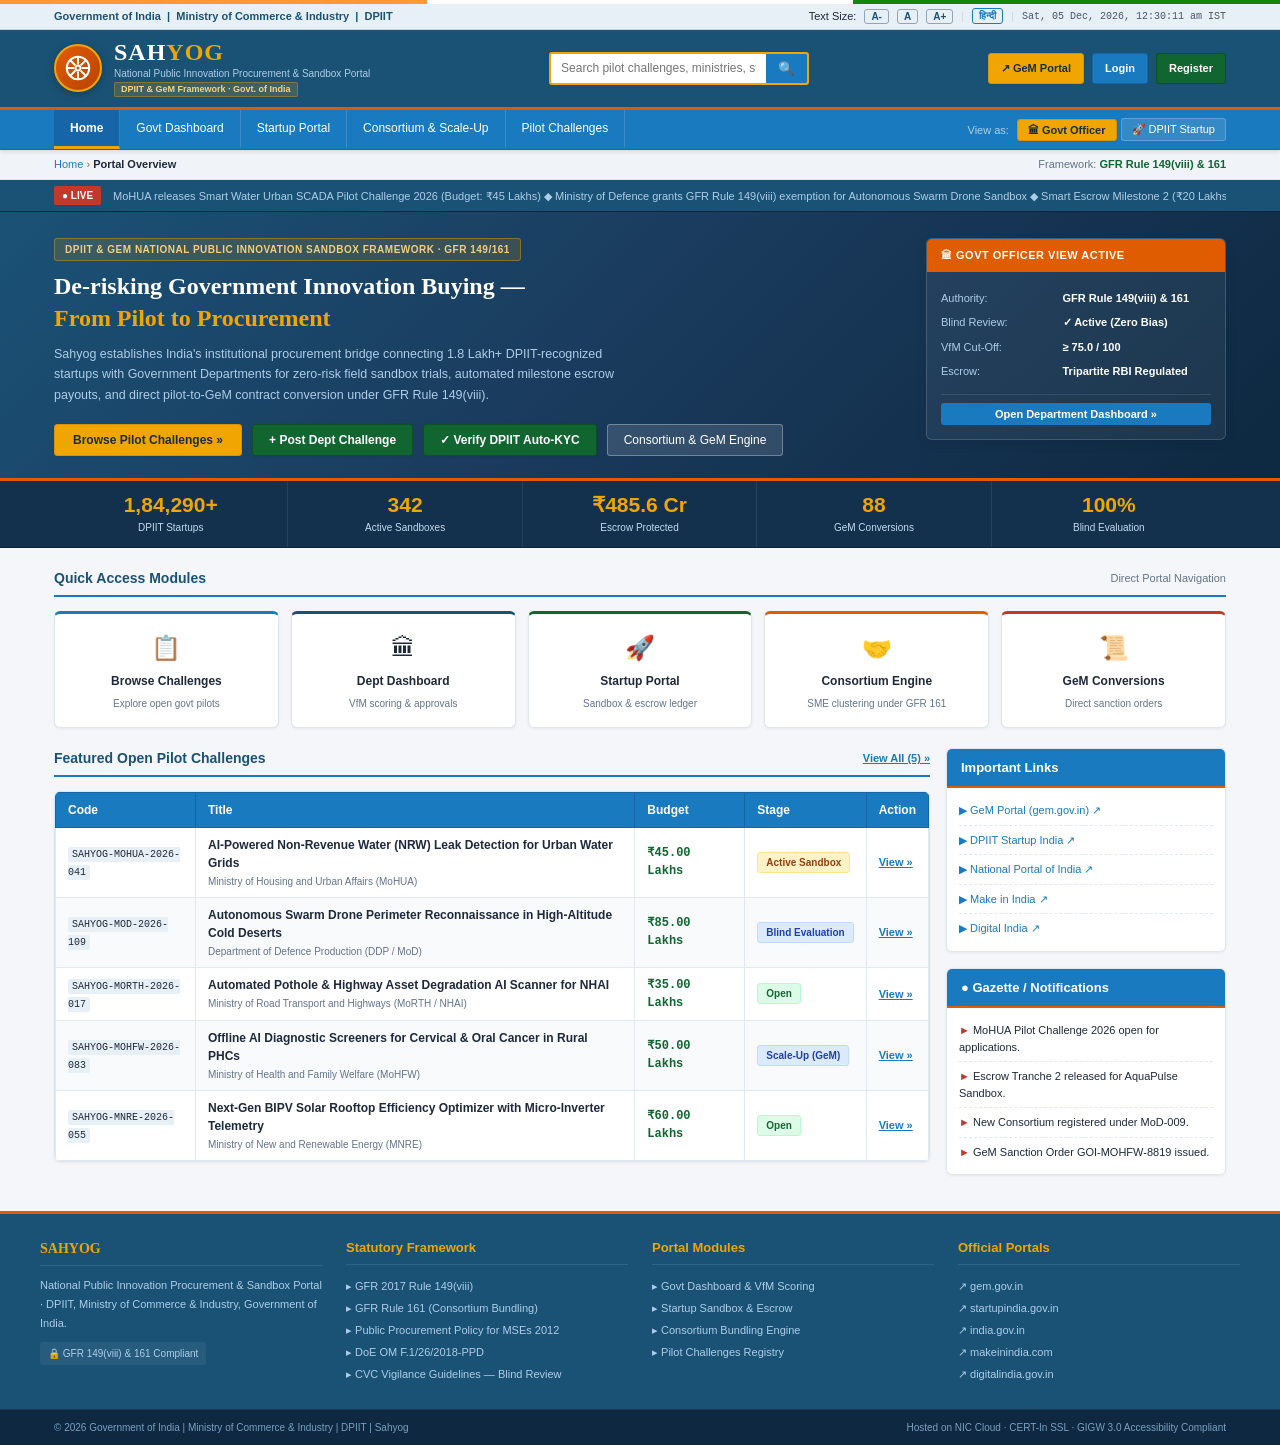
<file: frontend/index.html>
<!DOCTYPE html>
<html lang="en">
<head>
  <meta charset="UTF-8">
  <meta name="viewport" content="width=device-width, initial-scale=1.0">
  <title>Sahyog | National Public Innovation Procurement &amp; Sandbox Portal</title>
  <link rel="stylesheet" href="css/style.css">
</head>
<body>

  <!-- Tricolor Strip -->
  <div class="tricolor-strip">
    <div class="orange"></div>
    <div class="white"></div>
    <div class="green"></div>
  </div>

  <!-- Gov Utility Top Bar -->
  <div class="gov-topbar">
    <div class="container gov-topbar-inner">
      <div class="gov-brand-sub">
        Government of India &nbsp;|&nbsp; Ministry of Commerce &amp; Industry &nbsp;|&nbsp; DPIIT
      </div>
      <div class="gov-controls">
        <span>Text Size:</span>
        <button class="font-btn" data-size="sm">A-</button>
        <button class="font-btn" data-size="md">A</button>
        <button class="font-btn" data-size="lg">A+</button>
        <span style="color:#cbd5e1;">|</span>
        <button class="lang-btn" id="lang-toggle">हिन्दी</button>
        <span style="color:#cbd5e1;">|</span>
        <span class="live-clock" id="live-clock">Loading IST...</span>
      </div>
    </div>
  </div>

  <!-- Main Header Banner -->
  <header class="main-header">
    <div class="container header-row">
      <a class="logo-block" onclick="setTab('overview')">
        <div class="emblem-circle">
          <svg width="30" height="30" viewBox="0 0 24 24" fill="none" stroke="white" stroke-width="1.6">
            <circle cx="12" cy="12" r="9"/>
            <circle cx="12" cy="12" r="2"/>
            <path d="M12 3v6M12 15v6M3 12h6M15 12h6"/>
            <path d="m5.6 5.6 4.2 4.2M14.2 14.2l4.2 4.2M5.6 18.4l4.2-4.2M14.2 9.8l4.2-4.2"/>
          </svg>
        </div>
        <div>
          <div class="logo-title">SAH<span>YOG</span></div>
          <div class="logo-sub">
            National Public Innovation Procurement &amp; Sandbox Portal<br>
            <span class="logo-badge">DPIIT &amp; GeM Framework · Govt. of India</span>
          </div>
        </div>
      </a>

      <!-- Search Bar -->
      <div class="search-wrapper">
        <input type="text" id="portal-search" class="search-input" placeholder="Search pilot challenges, ministries, startups...">
        <button class="search-btn">🔍</button>
      </div>

      <!-- Action Buttons -->
      <div class="header-actions">
        <a href="https://gem.gov.in/" target="_blank" class="btn-gem">↗ GeM Portal</a>
        <a href="login.html" class="btn-login">Login</a>
        <a href="signup.html" class="btn-register">Register</a>
        <button class="mobile-toggle" id="mobile-toggle">☰</button>
      </div>
    </div>
  </header>

  <!-- Blue Sticky Navigation Bar -->
  <nav class="nav-bar">
    <div class="container nav-inner">
      <div class="nav-tabs">
        <button class="nav-tab-btn active" data-tab="overview" onclick="setTab('overview')">Home</button>
        <button class="nav-tab-btn" data-tab="department" onclick="setTab('department')">Govt Dashboard</button>
        <button class="nav-tab-btn" data-tab="startup" onclick="setTab('startup')">Startup Portal</button>
        <button class="nav-tab-btn" data-tab="scaleup" onclick="setTab('scaleup')">Consortium &amp; Scale-Up</button>
        <button class="nav-tab-btn" data-tab="challenges" onclick="setTab('challenges')">Pilot Challenges</button>
      </div>

      <!-- Persona Switcher -->
      <div class="role-switcher">
        <span class="role-label">View as:</span>
        <button class="role-pill active" data-role="department" onclick="setRole('department')">🏛 Govt Officer</button>
        <button class="role-pill" data-role="startup" onclick="setRole('startup')">🚀 DPIIT Startup</button>
      </div>
    </div>
  </nav>

  <!-- Breadcrumb -->
  <div class="breadcrumb-bar">
    <div class="container breadcrumb-inner">
      <div class="breadcrumb-links">
        <a onclick="setTab('overview')" style="cursor:pointer;">Home</a>
        <span>&rsaquo;</span>
        <strong style="color:#1e293b;" id="crumb-active">Portal Overview</strong>
      </div>
      <div>
        Framework: <strong style="color:#116530;">GFR Rule 149(viii) &amp; 161</strong>
      </div>
    </div>
  </div>

  <!-- News Ticker -->
  <div class="ticker-wrap">
    <div class="container ticker-inner">
      <span class="ticker-badge">● LIVE</span>
      <div class="ticker-scroll">
        <span class="marquee-text">
          MoHUA releases Smart Water Urban SCADA Pilot Challenge 2026 (Budget: ₹45 Lakhs)   ◆   
          Ministry of Defence grants GFR Rule 149(viii) exemption for Autonomous Swarm Drone Sandbox   ◆   
          Smart Escrow Milestone 2 (₹20 Lakhs) disbursed to AI Rural Diagnostic Startup via RTGS   ◆   
          New 3-Startup Consortium registered under MOU-2026-DEF-009 for Tactical UAV Tender   ◆   
          GeM Direct Sanction Order GOI-MOHFW-8819 issued without L1 re-tendering
        </span>
      </div>
    </div>
  </div>

  <!-- Hero Section -->
  <section class="hero-banner">
    <div class="container hero-grid">
      <div>
        <div class="hero-framework-badge">
          DPIIT &amp; GeM National Public Innovation Sandbox Framework · GFR 149/161
        </div>
        <h1 class="hero-title">
          De-risking Government Innovation Buying —<br>
          <span>From Pilot to Procurement</span>
        </h1>
        <p class="hero-desc">
          Sahyog establishes India's institutional procurement bridge connecting 1.8 Lakh+ DPIIT-recognized startups with Government Departments for zero-risk field sandbox trials, automated milestone escrow payouts, and direct pilot-to-GeM contract conversion under GFR Rule 149(viii).
        </p>
        <div class="hero-actions">
          <button class="btn-hero-primary" onclick="setTab('challenges')">Browse Pilot Challenges »</button>
          <button class="btn-hero-success" onclick="openModal('modal-new-challenge')">+ Post Dept Challenge</button>
          <button class="btn-hero-success" onclick="openModal('modal-kyc')">✓ Verify DPIIT Auto-KYC</button>
          <button class="btn-hero-outline" onclick="setTab('scaleup')">Consortium &amp; GeM Engine</button>
        </div>
      </div>

      <!-- Persona Card -->
      <div class="hero-card">
        <div class="hero-card-header department" id="hero-persona-header">
          🏛 Govt Officer View Active
        </div>
        <div class="hero-card-body" id="hero-persona-body">
          <table class="hero-table">
            <tr><td class="label">Authority:</td><td class="val">GFR Rule 149(viii) &amp; 161</td></tr>
            <tr><td class="label">Blind Review:</td><td class="val">✓ Active (Zero Bias)</td></tr>
            <tr><td class="label">VfM Cut-Off:</td><td class="val">≥ 75.0 / 100</td></tr>
            <tr><td class="label">Escrow:</td><td class="val">Tripartite RBI Regulated</td></tr>
          </table>
          <div style="margin-top:10px; border-top:1px solid rgba(255,255,255,0.1); padding-top:8px;">
            <button class="btn-sm-primary" style="width:100%;" onclick="setTab('department')">Open Department Dashboard »</button>
          </div>
        </div>
      </div>
    </div>
  </section>

  <!-- Stats Band -->
  <section class="stats-band">
    <div class="container stats-inner">
      <div class="stat-item">
        <div class="stat-num">1,84,290+</div>
        <div class="stat-label">DPIIT Startups</div>
      </div>
      <div class="stat-item">
        <div class="stat-num">342</div>
        <div class="stat-label">Active Sandboxes</div>
      </div>
      <div class="stat-item">
        <div class="stat-num">₹485.6 Cr</div>
        <div class="stat-label">Escrow Protected</div>
      </div>
      <div class="stat-item">
        <div class="stat-num">88</div>
        <div class="stat-label">GeM Conversions</div>
      </div>
      <div class="stat-item">
        <div class="stat-num">100%</div>
        <div class="stat-label">Blind Evaluation</div>
      </div>
    </div>
  </section>

  <!-- MAIN TAB CONTENT CONTAINER -->
  <main class="main-content">
    <div class="container">

      <!-- TAB 1: OVERVIEW -->
      <div id="tab-overview" class="tab-content">
        <!-- Quick Access -->
        <div class="gem-section-header">
          <span>Quick Access Modules</span>
          <span style="font-size:11px; font-weight:normal; color:#64748b;">Direct Portal Navigation</span>
        </div>
        <div class="quick-grid">
          <div class="quick-card" style="border-top: 3px solid #1a7abf;" onclick="setTab('challenges')">
            <span class="quick-icon">📋</span>
            <span class="quick-title">Browse Challenges</span>
            <span class="quick-sub">Explore open govt pilots</span>
          </div>
          <div class="quick-card" style="border-top: 3px solid #1a5276;" onclick="setTab('department')">
            <span class="quick-icon">🏛</span>
            <span class="quick-title">Dept Dashboard</span>
            <span class="quick-sub">VfM scoring &amp; approvals</span>
          </div>
          <div class="quick-card" style="border-top: 3px solid #116530;" onclick="setTab('startup')">
            <span class="quick-icon">🚀</span>
            <span class="quick-title">Startup Portal</span>
            <span class="quick-sub">Sandbox &amp; escrow ledger</span>
          </div>
          <div class="quick-card" style="border-top: 3px solid #e05c00;" onclick="setTab('scaleup')">
            <span class="quick-icon">🤝</span>
            <span class="quick-title">Consortium Engine</span>
            <span class="quick-sub">SME clustering under GFR 161</span>
          </div>
          <div class="quick-card" style="border-top: 3px solid #c0392b;" onclick="openModal('modal-sanction')">
            <span class="quick-icon">📜</span>
            <span class="quick-title">GeM Conversions</span>
            <span class="quick-sub">Direct sanction orders</span>
          </div>
        </div>

        <!-- Two Column Layout: Featured Challenges + Sidebar -->
        <div style="display:grid; grid-template-columns: 1fr 280px; gap:16px; align-items:start;">
          <div>
            <div class="gem-section-header">
              <span>Featured Open Pilot Challenges</span>
              <button class="btn-action" onclick="setTab('challenges')">View All (5) »</button>
            </div>
            <div class="gem-panel">
              <div class="gem-table-wrap">
                <table class="gem-table">
                  <thead>
                    <tr>
                      <th style="width:140px;">Code</th>
                      <th>Title</th>
                      <th style="width:110px;">Budget</th>
                      <th style="width:90px;">Stage</th>
                      <th style="width:60px;">Action</th>
                    </tr>
                  </thead>
                  <tbody id="featured-challenges-body">
                    <!-- Populated dynamically by JS -->
                  </tbody>
                </table>
              </div>
            </div>
          </div>

          <!-- Sidebar -->
          <div>
            <div class="gem-panel">
              <div class="gem-panel-header">Important Links</div>
              <div class="gem-panel-body" style="padding:8px 12px; font-size:11px;">
                <div style="border-bottom:1px dashed #e2e8f0; padding:6px 0;">
                  <a href="https://gem.gov.in/" target="_blank" style="color:#1a7abf; text-decoration:none;">▶ GeM Portal (gem.gov.in) ↗</a>
                </div>
                <div style="border-bottom:1px dashed #e2e8f0; padding:6px 0;">
                  <a href="https://startupindia.gov.in/" target="_blank" style="color:#1a7abf; text-decoration:none;">▶ DPIIT Startup India ↗</a>
                </div>
                <div style="border-bottom:1px dashed #e2e8f0; padding:6px 0;">
                  <a href="https://india.gov.in/" target="_blank" style="color:#1a7abf; text-decoration:none;">▶ National Portal of India ↗</a>
                </div>
                <div style="border-bottom:1px dashed #e2e8f0; padding:6px 0;">
                  <a href="https://makeinindia.com/" target="_blank" style="color:#1a7abf; text-decoration:none;">▶ Make in India ↗</a>
                </div>
                <div style="padding:6px 0;">
                  <a href="https://digitalindia.gov.in/" target="_blank" style="color:#1a7abf; text-decoration:none;">▶ Digital India ↗</a>
                </div>
              </div>
            </div>

            <div class="gem-panel">
              <div class="gem-panel-header">● Gazette / Notifications</div>
              <div class="gem-panel-body" style="padding:8px 12px; font-size:11px; line-height:1.5;">
                <div style="border-bottom:1px dashed #e2e8f0; padding:6px 0;">
                  <span style="color:#c0392b; font-weight:bold;">►</span> MoHUA Pilot Challenge 2026 open for applications.
                </div>
                <div style="border-bottom:1px dashed #e2e8f0; padding:6px 0;">
                  <span style="color:#c0392b; font-weight:bold;">►</span> Escrow Tranche 2 released for AquaPulse Sandbox.
                </div>
                <div style="border-bottom:1px dashed #e2e8f0; padding:6px 0;">
                  <span style="color:#c0392b; font-weight:bold;">►</span> New Consortium registered under MoD-009.
                </div>
                <div style="padding:6px 0;">
                  <span style="color:#c0392b; font-weight:bold;">►</span> GeM Sanction Order GOI-MOHFW-8819 issued.
                </div>
              </div>
            </div>
          </div>
        </div>
      </div>

      <!-- TAB 2: GOVT DASHBOARD -->
      <div id="tab-department" class="tab-content" style="display:none;">
        <div class="gem-section-header">
          <span>🏛 Government Procurement Officer Dashboard</span>
          <button class="btn-sm-success" onclick="openModal('modal-new-challenge')">+ Post New Department Challenge</button>
        </div>

        <div class="gem-panel" style="background:#eff6ff; border-color:#bfdbfe; margin-bottom:16px;">
          <div class="gem-panel-body" style="font-size:12px; color:#1e40af;">
            <strong>Statutory Rule 149(viii) Clearance:</strong> Startups are evaluated under Double-Blind Anonymization. Company names, directors, and logos are masked to prevent procurement bias. Qualifying score ≥ 75/100 grants automatic exemption from Earnest Money Deposit (EMD).
          </div>
        </div>

        <div class="gem-panel">
          <div class="gem-panel-header">
            <span>Blind Evaluation Queue — Proposals for Pilot Approval</span>
            <span style="font-size:11px; font-weight:normal;">GFR Rule 149(viii) Pipeline</span>
          </div>
          <div class="gem-table-wrap">
            <table class="gem-table">
              <thead>
                <tr>
                  <th>Anonymized Code</th>
                  <th>Challenge Code</th>
                  <th>Core Technology</th>
                  <th>VfM Score</th>
                  <th>Shell Risk</th>
                  <th>Stage</th>
                  <th>Statutory Action</th>
                </tr>
              </thead>
              <tbody id="proposals-table-body">
                <!-- Populated dynamically -->
              </tbody>
            </table>
          </div>
        </div>
      </div>

      <!-- TAB 3: STARTUP PORTAL -->
      <div id="tab-startup" class="tab-content" style="display:none;">
        <div class="gem-section-header">
          <span>🚀 DPIIT Startup Innovation Sandbox Console</span>
          <button class="btn-sm-primary" onclick="openModal('modal-kyc')">✓ Run DPIIT Auto-KYC Check</button>
        </div>

        <div class="gem-panel">
          <div class="gem-panel-header">Active Sandbox: AquaPulse Sensing Technologies (SAHYOG-MOHUA-SBX-2026-081)</div>
          <div class="gem-panel-body">
            <div style="display:grid; grid-template-columns: repeat(auto-fit, minmax(200px, 1fr)); gap:14px; margin-bottom:16px;">
              <div style="background:#f8fafc; border:1px solid #e2e8f0; padding:12px; border-radius:4px;">
                <div style="font-size:11px; color:#64748b;">Escrow Protected Budget</div>
                <div style="font-size:18px; font-weight:bold; color:#116530; font-family:monospace;">₹45,00,000</div>
              </div>
              <div style="background:#f8fafc; border:1px solid #e2e8f0; padding:12px; border-radius:4px;">
                <div style="font-size:11px; color:#64748b;">Disbursed via RTGS</div>
                <div style="font-size:18px; font-weight:bold; color:#1a7abf; font-family:monospace;">₹15,00,000</div>
              </div>
              <div style="background:#f8fafc; border:1px solid #e2e8f0; padding:12px; border-radius:4px;">
                <div style="font-size:11px; color:#64748b;">Remaining in Escrow</div>
                <div style="font-size:18px; font-weight:bold; color:#e05c00; font-family:monospace;">₹30,00,000</div>
              </div>
            </div>

            <h4 style="margin-bottom:8px; font-size:13px;">Milestone Status &amp; Payout Release:</h4>
            <div style="display:flex; flex-direction:column; gap:8px; margin-bottom:16px;">
              <div style="display:flex; justify-content:space-between; background:#dcfce7; padding:8px 12px; border-radius:4px; font-size:12px;">
                <span>✓ Milestone 1: 10km Sensor Array Hardware Calibration</span>
                <span style="font-weight:bold; color:#166534;">₹15,00,000 Released</span>
              </div>
              <div style="display:flex; justify-content:space-between; background:#fef3c7; padding:8px 12px; border-radius:4px; font-size:12px;">
                <span>⏳ Milestone 2: Municipal Leak Simulation &amp; Sub-Meter Accuracy Audit</span>
                <span style="font-weight:bold; color:#92400e;">₹15,00,000 Pending Release</span>
              </div>
              <div style="display:flex; justify-content:space-between; background:#f1f5f9; padding:8px 12px; border-radius:4px; font-size:12px;">
                <span>🔒 Milestone 3: Full 50km Operational Grid Validation</span>
                <span style="font-weight:bold; color:#64748b;">₹15,00,000 Locked in Escrow</span>
              </div>
            </div>

            <div style="display:flex; gap:10px; flex-wrap:wrap;">
              <button class="btn-sm-success" onclick="openModal('modal-escrow')">Release Milestone 2 Escrow Tranche »</button>
              <button class="btn-sm-primary" onclick="openModal('modal-audit')">Verify Blockchain Audit Trail »</button>
            </div>
          </div>
        </div>
      </div>

      <!-- TAB 4: SCALE-UP ENGINE -->
      <div id="tab-scaleup" class="tab-content" style="display:none;">
        <div class="gem-section-header">
          <span>🤝 Consortium Bundling &amp; Direct GeM Conversion Engine</span>
          <button class="btn-sm-primary" onclick="openModal('modal-sanction')">View GeM Sanction Order (GOI-MOHFW-8819)</button>
        </div>

        <div class="gem-panel" style="background:#fdf6e2; border-color:#fae19c; margin-bottom:16px;">
          <div class="gem-panel-body" style="font-size:12px; color:#856404;">
            <strong>GFR Rule 161 Consortium Framework:</strong> DPIIT startups can bundle into consortia to pool turnover and intellectual property, enabling them to meet large tender qualification criteria without being disqualified on turnover limits.
          </div>
        </div>

        <div class="gem-panel">
          <div class="gem-panel-header">Registered Innovation Consortia</div>
          <div class="gem-table-wrap">
            <table class="gem-table">
              <thead>
                <tr>
                  <th>Consortium Name</th>
                  <th>MOU ID</th>
                  <th>Lead Startup</th>
                  <th>Target Ministry</th>
                  <th>Pooled Turnover</th>
                  <th>Combined Patents</th>
                  <th>Status</th>
                </tr>
              </thead>
              <tbody>
                <tr>
                  <td><strong>Bharat Tactical Swarm Systems</strong></td>
                  <td><code>SAHYOG-MOU-2026-DEF-009</code></td>
                  <td>Garuda Quantum Aero Dynamics</td>
                  <td>Ministry of Defence</td>
                  <td style="color:#116530; font-family:monospace; font-weight:bold;">₹3.25 Cr</td>
                  <td>7 Patents</td>
                  <td><span class="badge badge-active">Bid Submitted</span></td>
                </tr>
                <tr>
                  <td><strong>JalNet CleanTech Innovations</strong></td>
                  <td><code>SAHYOG-MOU-2026-MOHUA-034</code></td>
                  <td>AquaPulse Sensing Technologies</td>
                  <td>Ministry of Housing &amp; Urban Affairs</td>
                  <td style="color:#116530; font-family:monospace; font-weight:bold;">₹2.80 Cr</td>
                  <td>5 Patents</td>
                  <td><span class="badge badge-pilot">MOU Validated</span></td>
                </tr>
              </tbody>
            </table>
          </div>
        </div>
      </div>

      <!-- TAB 5: PILOT CHALLENGES -->
      <div id="tab-challenges" class="tab-content" style="display:none;">
        <div class="gem-section-header">
          <span>📋 National Pilot Challenges Registry</span>
          <button class="btn-sm-success" onclick="openModal('modal-new-challenge')">+ Post New Department Challenge</button>
        </div>
        <div id="all-challenges-grid">
          <!-- Populated dynamically -->
        </div>
      </div>

    </div>
  </main>

  <!-- MODALS -->

  <!-- Modal 1: Post New Challenge -->
  <div class="modal-overlay" id="modal-new-challenge">
    <div class="modal-card">
      <div class="modal-header">
        <span class="modal-title">Post New Ministry Pilot Challenge</span>
        <button class="modal-close" onclick="closeModal('modal-new-challenge')">&times;</button>
      </div>
      <form onsubmit="handleCreateChallenge(event)">
        <div class="modal-body">
          <div class="form-group">
            <label class="form-label">Problem Statement Title *</label>
            <input type="text" id="new-ch-title" class="form-input" placeholder="e.g. AI Flood Prediction Sensor Grid" required>
          </div>
          <div class="form-group">
            <label class="form-label">Procuring Ministry / Department *</label>
            <input type="text" id="new-ch-dept" class="form-input" placeholder="e.g. Ministry of Jal Shakti" required>
          </div>
          <div class="form-group">
            <label class="form-label">Escrow Protected Budget (INR) *</label>
            <input type="number" id="new-ch-budget" class="form-input" placeholder="e.g. 5000000" required>
          </div>
          <div class="form-group">
            <label class="form-label">Problem Description &amp; Sandbox KPIs *</label>
            <textarea id="new-ch-desc" class="form-textarea" rows="3" placeholder="Describe the problem, target sandbox trials, and accuracy benchmarks..." required></textarea>
          </div>
        </div>
        <div class="modal-footer">
          <button type="button" class="btn-hero-outline" style="color:#333; border-color:#ccc;" onclick="closeModal('modal-new-challenge')">Cancel</button>
          <button type="submit" class="btn-sm-success">Publish Challenge »</button>
        </div>
      </form>
    </div>
  </div>

  <!-- Modal 2: DPIIT Auto-KYC -->
  <div class="modal-overlay" id="modal-kyc">
    <div class="modal-card">
      <div class="modal-header">
        <span class="modal-title">DPIIT Auto-KYC Instant Verification</span>
        <button class="modal-close" onclick="closeModal('modal-kyc')">&times;</button>
      </div>
      <div class="modal-body">
        <p style="margin-bottom:12px; color:#64748b;">Direct API handshake with Ministry of Corporate Affairs (MCA21) &amp; DPIIT Startup India database to prevent shell entities.</p>
        <div class="form-group">
          <label class="form-label">Corporate Identification Number (CIN)</label>
          <input type="text" id="kyc-cin" class="form-input" value="U72900KA2022PTC159041">
        </div>
        <div class="form-group">
          <label class="form-label">DPIIT Recognition Number</label>
          <input type="text" id="kyc-dpiit" class="form-input" value="DIPP-IND-2022-44192">
        </div>
        <div id="kyc-result" style="display:none; background:#dcfce7; border:1px solid #bbf7d0; padding:10px; border-radius:4px; margin-top:10px;">
          <strong style="color:#166534;">✓ Identity Verified:</strong> AquaPulse Sensing Technologies Pvt Ltd<br>
          <span style="font-size:11px; color:#15803d;">Active GSTIN: 29AABCA1234F1Z5 · MCA Status: Active · Shell Risk: 0%</span>
        </div>
      </div>
      <div class="modal-footer">
        <button class="btn-hero-outline" style="color:#333; border-color:#ccc;" onclick="closeModal('modal-kyc')">Close</button>
        <button class="btn-sm-primary" onclick="runKycCheck()">Run MCA Verification</button>
      </div>
    </div>
  </div>

  <!-- Modal 3: Escrow Ledger -->
  <div class="modal-overlay" id="modal-escrow">
    <div class="modal-card">
      <div class="modal-header">
        <span class="modal-title">Smart Escrow Payout Console (Sahyog / GeM)</span>
        <button class="modal-close" onclick="closeModal('modal-escrow')">&times;</button>
      </div>
      <div class="modal-body">
        <div style="background:#eff6ff; padding:10px; border-radius:4px; margin-bottom:12px; font-size:11px; color:#1e40af;">
          Statutory Tripartite Escrow Trust Account (RBI Regulated) · Automated RTGS Tranche Disbursement.
        </div>
        <table class="gem-table">
          <tr><th>Pilot Agreement:</th><td><code>SAHYOG-MOHUA-SBX-2026-081</code></td></tr>
          <tr><th>Beneficiary:</th><td>AquaPulse Sensing Technologies Pvt Ltd</td></tr>
          <tr><th>Tranche To Release:</th><td><strong>Milestone 2 (₹15,00,000)</strong></td></tr>
          <tr><th>Audit Status:</th><td><span class="badge badge-active">Passed AIIMS / Municipal Panel</span></td></tr>
        </table>
      </div>
      <div class="modal-footer">
        <button class="btn-hero-outline" style="color:#333; border-color:#ccc;" onclick="closeModal('modal-escrow')">Cancel</button>
        <button class="btn-sm-success" onclick="releaseEscrowMilestone()">Confirm &amp; Disburse RTGS Tranche</button>
      </div>
    </div>
  </div>

  <!-- Modal 4: Blockchain Audit Trail -->
  <div class="modal-overlay" id="modal-audit">
    <div class="modal-card">
      <div class="modal-header">
        <span class="modal-title">Immutable Hyperledger Fabric Audit Trail</span>
        <button class="modal-close" onclick="closeModal('modal-audit')">&times;</button>
      </div>
      <div class="modal-body">
        <table class="gem-table">
          <tr><th>Block Height:</th><td>#1,489,204</td></tr>
          <tr><th>Block Hash:</th><td><code style="font-size:10px; word-break:break-all;">0x7b819f0412de49a1803cb9a941efd488102a99cbf0192e448b1aa9384fc019e2</code></td></tr>
          <tr><th>Merkle Root:</th><td><code style="font-size:10px; word-break:break-all;">0x9924fac10839de8174bc1094ae318f7001cae841920bdcae8194017329fbca10</code></td></tr>
          <tr><th>Smart Contract:</th><td><code>0xSahyogEscrowCoreV2_MOHUA_081</code></td></tr>
          <tr><th>Consensus:</th><td>Practical Byzantine Fault Tolerance (PBFT)</td></tr>
        </table>
      </div>
      <div class="modal-footer">
        <button class="btn-sm-primary" onclick="closeModal('modal-audit')">Close</button>
      </div>
    </div>
  </div>

  <!-- Modal 5: GeM Sanction Order -->
  <div class="modal-overlay" id="modal-sanction">
    <div class="modal-card">
      <div class="modal-header" style="background:#116530;">
        <span class="modal-title">Official GeM Direct Sanction Order</span>
        <button class="modal-close" onclick="closeModal('modal-sanction')">&times;</button>
      </div>
      <div class="modal-body" style="font-family:serif;">
        <div style="text-align:center; border-bottom:2px solid #333; padding-bottom:10px; margin-bottom:12px;">
          <h2 style="font-size:16px;">GOVERNMENT OF INDIA</h2>
          <h4 style="font-size:12px;">GOVERNMENT e-MARKETPLACE (GeM)</h4>
          <p style="font-size:10px; color:#666;">Sanction Order Number: <strong>GOI-MOHFW-8819-2026</strong></p>
        </div>
        <p style="font-size:12px; line-height:1.6; margin-bottom:8px;">
          In exercise of powers conferred under <strong>General Financial Rules (GFR) 2017 Rule 149(viii)</strong>, sanction is hereby accorded for direct procurement conversion following successful completion of Sandbox Pilot <code>SAHYOG-MOHFW-SBX-2025-019</code> without requirement for L1 re-tendering.
        </p>
        <table class="gem-table" style="font-family:sans-serif; margin-top:10px;">
          <tr><th>Contractor:</th><td>Nidaan BioAI Health Systems Pvt Ltd</td></tr>
          <tr><th>Item Description:</th><td>500 Units Portable AI Cancer Screening Devices</td></tr>
          <tr><th>Total Sanction Value:</th><td><strong>₹2,40,00,000 (Two Crore Forty Lakhs Only)</strong></td></tr>
          <tr><th>Competent Authority:</th><td>Joint Secretary &amp; Procurement Commissioner, MoHFW</td></tr>
        </table>
      </div>
      <div class="modal-footer">
        <button class="btn-sm-primary" onclick="window.print()">🖨 Print Sanction Order</button>
        <button class="btn-hero-outline" style="color:#333; border-color:#ccc;" onclick="closeModal('modal-sanction')">Close</button>
      </div>
    </div>
  </div>

  <!-- Toast Container -->
  <div class="toast-container" id="toast-container"></div>

  <!-- Official GoI Footer -->
  <footer class="main-footer">
    <div class="container footer-grid">
      <div>
        <div class="footer-col-title" style="font-size:14px; font-family:Georgia, serif;">SAHYOG</div>
        <p style="font-size:11px; line-height:1.7;">
          National Public Innovation Procurement &amp; Sandbox Portal · DPIIT, Ministry of Commerce &amp; Industry, Government of India.
        </p>
        <div style="margin-top:10px; display:inline-block; background:rgba(255,255,255,0.06); padding:4px 8px; border-radius:3px; font-size:10px;">
          🔒 GFR 149(viii) &amp; 161 Compliant
        </div>
      </div>

      <div>
        <div class="footer-col-title">Statutory Framework</div>
        <ul class="footer-list">
          <li>▸ GFR 2017 Rule 149(viii)</li>
          <li>▸ GFR Rule 161 (Consortium Bundling)</li>
          <li>▸ Public Procurement Policy for MSEs 2012</li>
          <li>▸ DoE OM F.1/26/2018-PPD</li>
          <li>▸ CVC Vigilance Guidelines — Blind Review</li>
        </ul>
      </div>

      <div>
        <div class="footer-col-title">Portal Modules</div>
        <ul class="footer-list">
          <li><a onclick="setTab('department')" style="cursor:pointer;">▸ Govt Dashboard &amp; VfM Scoring</a></li>
          <li><a onclick="setTab('startup')" style="cursor:pointer;">▸ Startup Sandbox &amp; Escrow</a></li>
          <li><a onclick="setTab('scaleup')" style="cursor:pointer;">▸ Consortium Bundling Engine</a></li>
          <li><a onclick="setTab('challenges')" style="cursor:pointer;">▸ Pilot Challenges Registry</a></li>
        </ul>
      </div>

      <div>
        <div class="footer-col-title">Official Portals</div>
        <ul class="footer-list">
          <li><a href="https://gem.gov.in/" target="_blank">↗ gem.gov.in</a></li>
          <li><a href="https://startupindia.gov.in/" target="_blank">↗ startupindia.gov.in</a></li>
          <li><a href="https://india.gov.in/" target="_blank">↗ india.gov.in</a></li>
          <li><a href="https://makeinindia.com/" target="_blank">↗ makeinindia.com</a></li>
          <li><a href="https://digitalindia.gov.in/" target="_blank">↗ digitalindia.gov.in</a></li>
        </ul>
      </div>
    </div>

    <div class="footer-bottom">
      <div class="container footer-bottom-inner">
        <span>© 2026 Government of India | Ministry of Commerce &amp; Industry | DPIIT | Sahyog</span>
        <span>Hosted on NIC Cloud · CERT-In SSL · GIGW 3.0 Accessibility Compliant</span>
      </div>
    </div>
  </footer>

  <script src="js/app.js"></script>
</body>
</html>
</file>
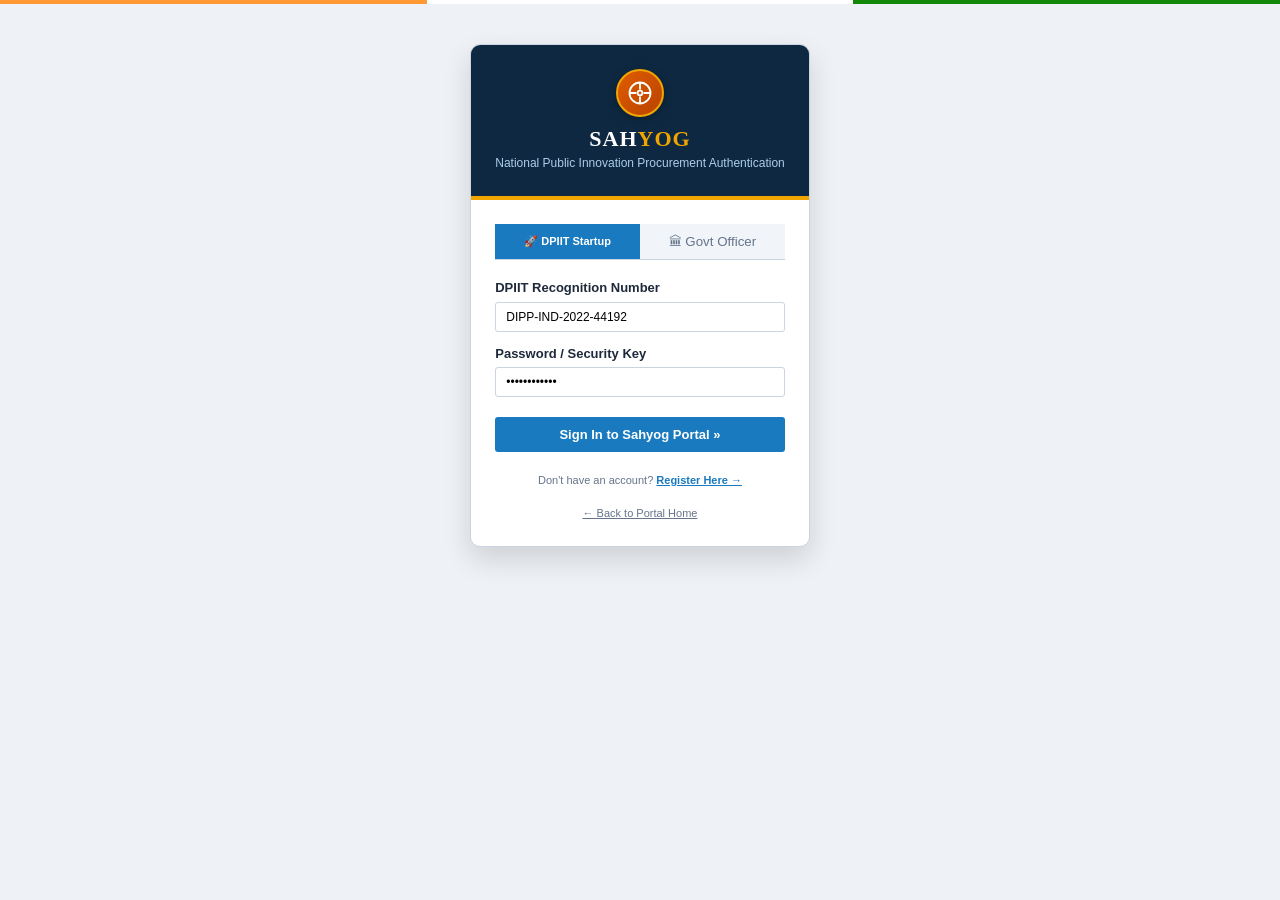
<file: frontend/login.html>
<!DOCTYPE html>
<html lang="en">
<head>
  <meta charset="UTF-8">
  <meta name="viewport" content="width=device-width, initial-scale=1.0">
  <title>Login | Sahyog National Innovation Procurement</title>
  <link rel="stylesheet" href="css/style.css">
  <style>
    .auth-box {
      max-width: 440px;
      margin: 40px auto;
      background: white;
      border-radius: var(--radius-lg);
      box-shadow: var(--shadow-lg);
      border: 1px solid var(--border-medium);
      overflow: hidden;
    }
    .auth-header {
      background: var(--navy-dark);
      color: white;
      padding: 24px;
      text-align: center;
      border-bottom: 4px solid var(--amber);
    }
    .auth-body {
      padding: 24px;
    }
  </style>
</head>
<body style="background:#eef2f6;">

  <div class="tricolor-strip">
    <div class="orange"></div>
    <div class="white"></div>
    <div class="green"></div>
  </div>

  <div class="container">
    <div class="auth-box">
      <div class="auth-header">
        <a href="index.html" style="text-decoration:none;">
          <div class="emblem-circle" style="margin:0 auto 10px;">
            <svg width="28" height="28" viewBox="0 0 24 24" fill="none" stroke="white" stroke-width="1.6">
              <circle cx="12" cy="12" r="9"/>
              <circle cx="12" cy="12" r="2"/>
              <path d="M12 3v6M12 15v6M3 12h6M15 12h6"/>
            </svg>
          </div>
          <div class="logo-title" style="font-size:22px;">SAH<span>YOG</span></div>
        </a>
        <div style="font-size:12px; color:#aecde8; margin-top:4px;">National Public Innovation Procurement Authentication</div>
      </div>

      <div class="auth-body">
        <div style="display:flex; border-bottom:1px solid #cbd5e1; margin-bottom:18px;">
          <button id="tab-btn-startup" class="btn-sm-primary" style="flex:1; border-radius:0; padding:10px; background:#1a7abf; color:white; border:none; cursor:pointer;" onclick="switchAuthRole('startup')">
            🚀 DPIIT Startup
          </button>
          <button id="tab-btn-dept" style="flex:1; border-radius:0; padding:10px; background:#f1f5f9; color:#64748b; border:none; cursor:pointer;" onclick="switchAuthRole('dept')">
            🏛 Govt Officer
          </button>
        </div>

        <form onsubmit="handleLogin(event)">
          <div class="form-group">
            <label class="form-label" id="auth-id-label">DPIIT Recognition Number</label>
            <input type="text" id="auth-id-input" class="form-input" value="DIPP-IND-2022-44192" required>
          </div>
          <div class="form-group">
            <label class="form-label">Password / Security Key</label>
            <input type="password" class="form-input" value="••••••••••••" required>
          </div>
          <button type="submit" class="btn-sm-primary" style="width:100%; padding:10px; font-size:13px; margin-top:8px;">
            Sign In to Sahyog Portal »
          </button>
        </form>

        <div style="margin-top:20px; text-align:center; font-size:11px; color:#64748b;">
          Don't have an account? <a href="signup.html" style="color:var(--primary); font-weight:bold;">Register Here &rarr;</a><br><br>
          <a href="index.html" style="color:#64748b;">&larr; Back to Portal Home</a>
        </div>
      </div>
    </div>
  </div>

  <script>
    function switchAuthRole(role) {
      const sBtn = document.getElementById('tab-btn-startup');
      const dBtn = document.getElementById('tab-btn-dept');
      const label = document.getElementById('auth-id-label');
      const inp = document.getElementById('auth-id-input');
      if (role === 'startup') {
        sBtn.style.background = '#1a7abf'; sBtn.style.color = 'white';
        dBtn.style.background = '#f1f5f9'; dBtn.style.color = '#64748b';
        label.textContent = 'DPIIT Recognition Number';
        inp.value = 'DIPP-IND-2022-44192';
      } else {
        dBtn.style.background = '#1a5276'; dBtn.style.color = 'white';
        sBtn.style.background = '#f1f5f9'; sBtn.style.color = '#64748b';
        label.textContent = 'Official Govt Email (@nic.in / @gov.in)';
        inp.value = 'officer.procurement@mohua.gov.in';
      }
    }
    function handleLogin(e) {
      e.preventDefault();
      alert('Authentication successful! Redirecting to Sahyog Portal...');
      window.location.href = 'index.html';
    }
  </script>
</body>
</html>
</file>
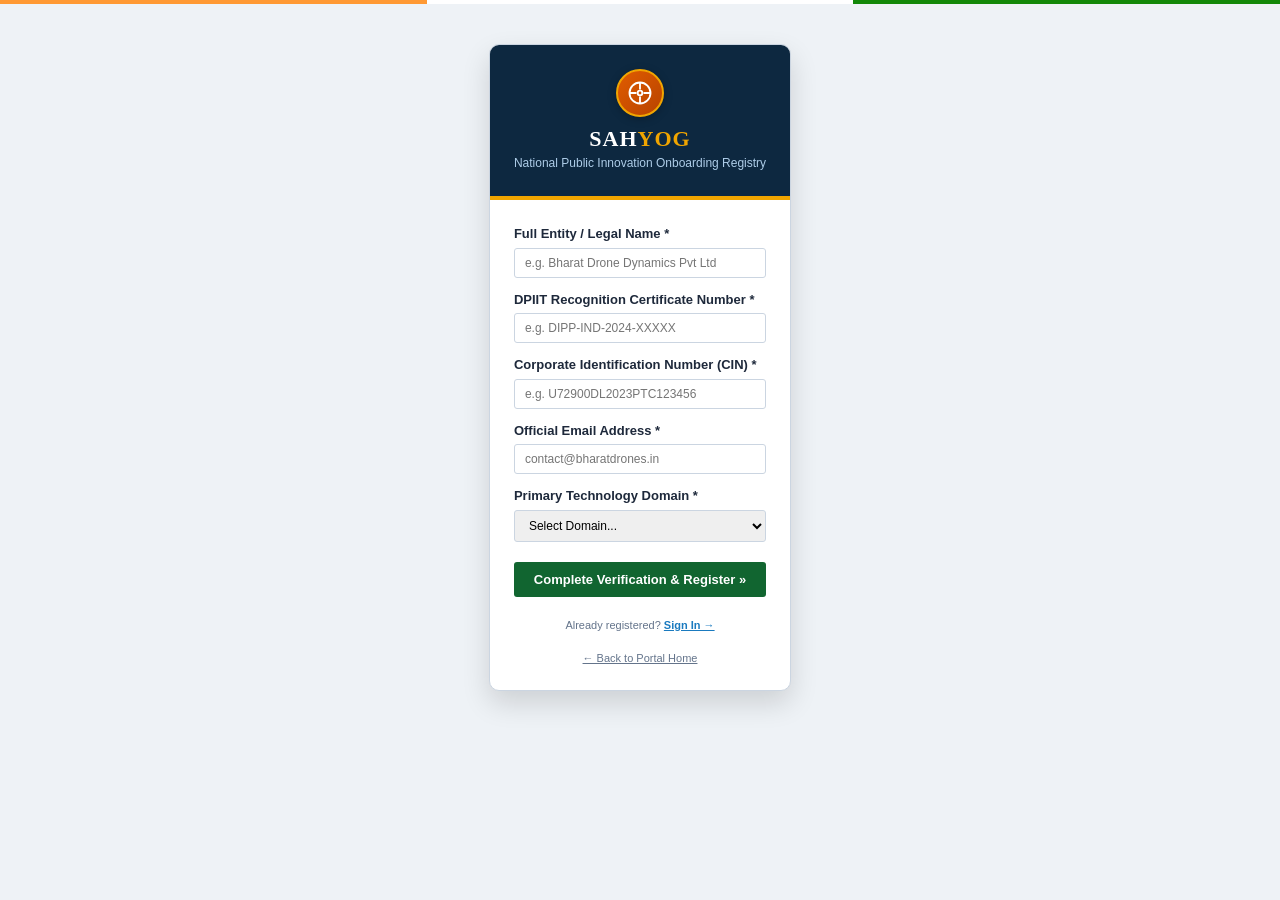
<file: frontend/signup.html>
<!DOCTYPE html>
<html lang="en">
<head>
  <meta charset="UTF-8">
  <meta name="viewport" content="width=device-width, initial-scale=1.0">
  <title>Register | Sahyog National Innovation Portal</title>
  <link rel="stylesheet" href="css/style.css">
  <style>
    .auth-box {
      max-width: 520px;
      margin: 40px auto;
      background: white;
      border-radius: var(--radius-lg);
      box-shadow: var(--shadow-lg);
      border: 1px solid var(--border-medium);
      overflow: hidden;
    }
    .auth-header {
      background: var(--navy-dark);
      color: white;
      padding: 24px;
      text-align: center;
      border-bottom: 4px solid var(--amber);
    }
    .auth-body {
      padding: 24px;
    }
  </style>
</head>
<body style="background:#eef2f6;">

  <div class="tricolor-strip">
    <div class="orange"></div>
    <div class="white"></div>
    <div class="green"></div>
  </div>

  <div class="container">
    <div class="auth-box">
      <div class="auth-header">
        <a href="index.html" style="text-decoration:none;">
          <div class="emblem-circle" style="margin:0 auto 10px;">
            <svg width="28" height="28" viewBox="0 0 24 24" fill="none" stroke="white" stroke-width="1.6">
              <circle cx="12" cy="12" r="9"/>
              <circle cx="12" cy="12" r="2"/>
              <path d="M12 3v6M12 15v6M3 12h6M15 12h6"/>
            </svg>
          </div>
          <div class="logo-title" style="font-size:22px;">SAH<span>YOG</span></div>
        </a>
        <div style="font-size:12px; color:#aecde8; margin-top:4px;">National Public Innovation Onboarding Registry</div>
      </div>

      <div class="auth-body">
        <form onsubmit="handleSignup(event)">
          <div class="form-group">
            <label class="form-label">Full Entity / Legal Name *</label>
            <input type="text" class="form-input" placeholder="e.g. Bharat Drone Dynamics Pvt Ltd" required>
          </div>
          <div class="form-group">
            <label class="form-label">DPIIT Recognition Certificate Number *</label>
            <input type="text" class="form-input" placeholder="e.g. DIPP-IND-2024-XXXXX" required>
          </div>
          <div class="form-group">
            <label class="form-label">Corporate Identification Number (CIN) *</label>
            <input type="text" class="form-input" placeholder="e.g. U72900DL2023PTC123456" required>
          </div>
          <div class="form-group">
            <label class="form-label">Official Email Address *</label>
            <input type="email" class="form-input" placeholder="contact@bharatdrones.in" required>
          </div>
          <div class="form-group">
            <label class="form-label">Primary Technology Domain *</label>
            <select class="form-select" required>
              <option value="">Select Domain...</option>
              <option>DeepTech &amp; Autonomous Systems</option>
              <option>Smart Cities &amp; Water Management</option>
              <option>HealthTech &amp; Rural Diagnostics</option>
              <option>CleanTech &amp; Renewable Energy</option>
              <option>Defence &amp; Aerospace</option>
            </select>
          </div>
          <button type="submit" class="btn-sm-success" style="width:100%; padding:10px; font-size:13px; margin-top:8px;">
            Complete Verification &amp; Register »
          </button>
        </form>

        <div style="margin-top:20px; text-align:center; font-size:11px; color:#64748b;">
          Already registered? <a href="login.html" style="color:var(--primary); font-weight:bold;">Sign In &rarr;</a><br><br>
          <a href="index.html" style="color:#64748b;">&larr; Back to Portal Home</a>
        </div>
      </div>
    </div>
  </div>

  <script>
    function handleSignup(e) {
      e.preventDefault();
      alert('Registration submitted! You will receive confirmation after DPIIT verification.');
      window.location.href = 'index.html';
    }
  </script>
</body>
</html>
</file>
<file: frontend/css/style.css>
/* =====================================================
   SAHYOG — National Public Innovation Procurement & Sandbox Portal
   Pure CSS Stylesheet (Government of India / GeM Style)
   ===================================================== */

:root {
  --primary: #1a7abf;
  --primary-dark: #1565a8;
  --navy: #1a5276;
  --navy-dark: #0d2840;
  --navy-deep: #081a2b;
  --amber: #f0a500;
  --orange: #e05c00;
  --green: #116530;
  --green-light: #e8f5e9;
  --green-border: #a5d6a7;
  --red: #c0392b;
  --bg-page: #f4f6f9;
  --bg-white: #ffffff;
  --border-light: #e0e6ed;
  --border-medium: #cbd5e1;
  --text-main: #1e293b;
  --text-muted: #64748b;
  --text-light: #94a3b8;
  --shadow-sm: 0 1px 3px rgba(0,0,0,0.06);
  --shadow-md: 0 4px 12px rgba(0,0,0,0.08);
  --shadow-lg: 0 12px 28px rgba(0,0,0,0.14);
  --radius-sm: 3px;
  --radius-md: 6px;
  --radius-lg: 10px;
}

* {
  box-sizing: border-box;
  margin: 0;
  padding: 0;
}

body {
  font-family: -apple-system, BlinkMacSystemFont, "Segoe UI", Roboto, "Helvetica Neue", Arial, sans-serif;
  background: var(--bg-page);
  color: var(--text-main);
  font-size: 13px;
  line-height: 1.5;
  min-height: 100vh;
  display: flex;
  flex-direction: column;
}

.tricolor-strip {
  display: flex;
  height: 4px;
  width: 100%;
}
.tricolor-strip .orange { flex: 1; background: #FF9933; }
.tricolor-strip .white  { flex: 1; background: #FFFFFF; }
.tricolor-strip .green  { flex: 1; background: #138808; }

.gov-topbar {
  background: #e8f0f7;
  border-bottom: 1px solid #c5d5e8;
  padding: 4px 0;
  font-size: 11px;
}
.container {
  max-width: 1200px;
  margin: 0 auto;
  padding: 0 14px;
}
.gov-topbar-inner {
  display: flex;
  justify-content: space-between;
  align-items: center;
  flex-wrap: wrap;
  gap: 6px;
}
.gov-brand-sub {
  color: var(--navy);
  font-weight: 700;
}
.gov-controls {
  display: flex;
  align-items: center;
  gap: 8px;
  flex-wrap: wrap;
}
.font-btn, .lang-btn {
  background: transparent;
  border: 1px solid #94a3b8;
  color: var(--navy);
  cursor: pointer;
  padding: 1px 6px;
  font-size: 10px;
  font-weight: bold;
  border-radius: var(--radius-sm);
}
.lang-btn {
  border-color: var(--primary);
  color: var(--primary);
}
.live-clock {
  font-family: monospace;
  font-size: 10px;
  color: #475569;
}

.main-header {
  background: var(--navy);
  border-bottom: 3px solid var(--orange);
  padding: 10px 0;
}
.header-row {
  display: flex;
  align-items: center;
  justify-content: space-between;
  gap: 16px;
  flex-wrap: wrap;
}
.logo-block {
  display: flex;
  align-items: center;
  gap: 12px;
  text-decoration: none;
  cursor: pointer;
}
.emblem-circle {
  width: 48px;
  height: 48px;
  border-radius: 50%;
  background: linear-gradient(135deg, #e05c00 0%, #b84300 100%);
  border: 2px solid var(--amber);
  display: flex;
  align-items: center;
  justify-content: center;
  flex-shrink: 0;
  box-shadow: 0 2px 8px rgba(0,0,0,0.25);
}
.logo-title {
  font-size: 24px;
  font-weight: 900;
  color: #ffffff;
  letter-spacing: 1px;
  font-family: Georgia, serif;
  line-height: 1.05;
}
.logo-title span {
  color: var(--amber);
}
.logo-sub {
  font-size: 10px;
  color: #aecde8;
  line-height: 1.3;
  margin-top: 2px;
}
.logo-badge {
  background: rgba(240, 165, 0, 0.18);
  color: #f5d580;
  border: 1px solid rgba(240, 165, 0, 0.35);
  padding: 1px 6px;
  border-radius: 2px;
  font-size: 9px;
  font-weight: 600;
  display: inline-block;
  margin-top: 2px;
}

.search-wrapper {
  display: flex;
  align-items: center;
  background: white;
  border: 2px solid var(--amber);
  border-radius: var(--radius-sm);
  overflow: hidden;
  min-width: 260px;
  max-width: 380px;
  box-shadow: var(--shadow-sm);
}
.search-input {
  flex: 1;
  padding: 7px 10px;
  border: none;
  outline: none;
  font-size: 12px;
  color: #333;
}
.search-btn {
  background: var(--primary);
  border: none;
  color: white;
  padding: 7px 12px;
  cursor: pointer;
  font-weight: bold;
}

.header-actions {
  display: flex;
  align-items: center;
  gap: 8px;
  flex-wrap: wrap;
}
.btn-gem {
  background: var(--amber);
  color: #1a2c3d;
  padding: 6px 12px;
  font-size: 11px;
  font-weight: bold;
  text-decoration: none;
  border: 1px solid #d4920a;
  border-radius: var(--radius-sm);
  box-shadow: var(--shadow-sm);
  display: inline-flex;
  align-items: center;
  gap: 4px;
}
.btn-login {
  background: var(--primary);
  color: white;
  padding: 6px 12px;
  font-size: 11px;
  font-weight: bold;
  text-decoration: none;
  border: 1px solid var(--primary-dark);
  border-radius: var(--radius-sm);
}
.btn-register {
  background: var(--green);
  color: white;
  padding: 6px 12px;
  font-size: 11px;
  font-weight: bold;
  text-decoration: none;
  border: 1px solid #0d4f26;
  border-radius: var(--radius-sm);
}
.mobile-toggle {
  display: none;
  background: rgba(255,255,255,0.15);
  color: white;
  border: 1px solid rgba(255,255,255,0.3);
  padding: 5px 10px;
  border-radius: var(--radius-sm);
  cursor: pointer;
  font-size: 16px;
}

.nav-bar {
  background: var(--primary);
  border-bottom: 1px solid var(--primary-dark);
  position: sticky;
  top: 0;
  z-index: 40;
  box-shadow: 0 2px 4px rgba(0,0,0,0.1);
}
.nav-inner {
  display: flex;
  align-items: center;
  justify-content: space-between;
  flex-wrap: wrap;
}
.nav-tabs {
  display: flex;
  align-items: center;
  overflow-x: auto;
}
.nav-tab-btn {
  background: transparent;
  color: white;
  border: none;
  border-right: 1px solid rgba(255,255,255,0.15);
  padding: 11px 16px;
  font-size: 12px;
  font-weight: 500;
  cursor: pointer;
  white-space: nowrap;
  border-bottom: 3px solid transparent;
  transition: all 0.15s ease;
}
.nav-tab-btn:hover {
  background: rgba(255,255,255,0.08);
}
.nav-tab-btn.active {
  background: var(--primary-dark);
  font-weight: 700;
  border-bottom: 3px solid var(--amber);
}
.role-switcher {
  display: flex;
  align-items: center;
  gap: 4px;
  padding: 6px 0;
}
.role-label {
  color: #aecde8;
  font-size: 11px;
  margin-right: 4px;
}
.role-pill {
  background: rgba(255,255,255,0.12);
  color: white;
  border: 1px solid rgba(255,255,255,0.2);
  padding: 4px 10px;
  font-size: 11px;
  cursor: pointer;
  border-radius: var(--radius-sm);
  transition: all 0.15s ease;
}
.role-pill.active {
  background: var(--amber);
  color: #1a2c3d;
  font-weight: bold;
  border-color: #d4920a;
  box-shadow: var(--shadow-sm);
}

.breadcrumb-bar {
  background: #f0f4f8;
  border-bottom: 1px solid #dce6f0;
  padding: 6px 0;
  font-size: 11px;
  color: #64748b;
}
.breadcrumb-inner {
  display: flex;
  justify-content: space-between;
  align-items: center;
}
.breadcrumb-links a {
  color: var(--primary);
  text-decoration: none;
}
.breadcrumb-links a:hover {
  text-decoration: underline;
}

.ticker-wrap {
  background: var(--navy);
  padding: 6px 0;
  overflow: hidden;
  border-bottom: 1px solid var(--navy-dark);
}
.ticker-inner {
  display: flex;
  align-items: center;
  gap: 12px;
}
.ticker-badge {
  background: var(--red);
  color: white;
  padding: 2px 8px;
  font-size: 10px;
  font-weight: bold;
  border-radius: 2px;
  white-space: nowrap;
}
.ticker-scroll {
  overflow: hidden;
  flex: 1;
}
.marquee-text {
  display: inline-block;
  white-space: nowrap;
  animation: marqueeAnim 35s linear infinite;
  color: #aecde8;
  font-size: 11px;
}
.marquee-text:hover {
  animation-play-state: paused;
}
@keyframes marqueeAnim {
  0% { transform: translateX(100%); }
  100% { transform: translateX(-100%); }
}

.hero-banner {
  background: linear-gradient(135deg, #1a5276 0%, #1a3a5c 50%, #0d2840 100%);
  border-bottom: 3px solid var(--orange);
  padding: 26px 0 22px;
  color: white;
}
.hero-grid {
  display: grid;
  grid-template-columns: 1fr 300px;
  gap: 24px;
  align-items: start;
}
.hero-framework-badge {
  display: inline-block;
  background: rgba(240,165,0,0.15);
  border: 1px solid rgba(240,165,0,0.4);
  color: #f0d080;
  padding: 3px 10px;
  font-size: 10px;
  font-weight: bold;
  letter-spacing: 0.5px;
  text-transform: uppercase;
  margin-bottom: 10px;
  border-radius: var(--radius-sm);
}
.hero-title {
  font-family: Georgia, serif;
  font-size: 24px;
  font-weight: bold;
  line-height: 1.3;
  margin-bottom: 10px;
}
.hero-title span {
  color: var(--amber);
}
.hero-desc {
  color: #aecde8;
  font-size: 12.5px;
  line-height: 1.65;
  margin-bottom: 18px;
  max-width: 560px;
}
.hero-actions {
  display: flex;
  gap: 10px;
  flex-wrap: wrap;
}
.btn-hero-primary {
  background: var(--amber);
  color: #1a2c3d;
  border: 1px solid #d4920a;
  padding: 8px 18px;
  font-size: 12px;
  font-weight: bold;
  border-radius: var(--radius-sm);
  cursor: pointer;
  box-shadow: var(--shadow-sm);
  transition: all 0.15s ease;
}
.btn-hero-success {
  background: var(--green);
  color: white;
  border: 1px solid #0d4f26;
  padding: 8px 16px;
  font-size: 12px;
  font-weight: bold;
  border-radius: var(--radius-sm);
  cursor: pointer;
  box-shadow: var(--shadow-sm);
  transition: all 0.15s ease;
}
.btn-hero-outline {
  background: rgba(255,255,255,0.12);
  color: white;
  border: 1px solid rgba(255,255,255,0.3);
  padding: 8px 16px;
  font-size: 12px;
  border-radius: var(--radius-sm);
  cursor: pointer;
  transition: all 0.15s ease;
}

.hero-card {
  background: rgba(255,255,255,0.06);
  border: 1px solid rgba(255,255,255,0.15);
  border-radius: var(--radius-md);
  overflow: hidden;
  box-shadow: var(--shadow-md);
}
.hero-card-header {
  padding: 8px 14px;
  font-size: 11px;
  font-weight: bold;
  text-transform: uppercase;
  letter-spacing: 0.5px;
}
.hero-card-header.department {
  background: var(--orange);
}
.hero-card-header.startup {
  background: var(--green);
}
.hero-card-body {
  padding: 14px;
}
.hero-table {
  width: 100%;
  font-size: 11px;
  border-collapse: collapse;
}
.hero-table td {
  padding: 4px 0;
}
.hero-table td.label {
  color: #aecde8;
  width: 45%;
}
.hero-table td.val {
  color: white;
  font-weight: bold;
}

.stats-band {
  background: #13304c;
  border-bottom: 1px solid #0d2338;
}
.stats-inner {
  display: flex;
  flex-wrap: wrap;
}
.stat-item {
  flex: 1 1 140px;
  text-align: center;
  padding: 12px 10px;
  border-right: 1px solid rgba(255,255,255,0.08);
  transition: background 0.2s;
}
.stat-item:last-child {
  border-right: none;
}
.stat-item:hover {
  background: rgba(255,255,255,0.04);
}
.stat-num {
  font-size: 21px;
  font-weight: 900;
  color: var(--amber);
  line-height: 1.1;
}
.stat-label {
  font-size: 10px;
  color: #c5daf0;
  margin-top: 4px;
  font-weight: 500;
}

.main-content {
  flex: 1;
  padding: 20px 0;
}
.gem-section-header {
  font-size: 14px;
  font-weight: bold;
  color: var(--navy);
  border-bottom: 2px solid var(--primary);
  padding-bottom: 6px;
  margin-bottom: 14px;
  display: flex;
  justify-content: space-between;
  align-items: center;
}
.gem-panel {
  background: white;
  border: 1px solid var(--border-light);
  border-radius: var(--radius-md);
  overflow: hidden;
  box-shadow: var(--shadow-sm);
  margin-bottom: 16px;
}
.gem-panel-header {
  background: var(--primary);
  color: white;
  padding: 9px 14px;
  font-size: 13px;
  font-weight: bold;
  border-bottom: 2px solid var(--orange);
  display: flex;
  justify-content: space-between;
  align-items: center;
}
.gem-panel-body {
  padding: 14px;
}

.quick-grid {
  display: grid;
  grid-template-columns: repeat(auto-fit, minmax(190px, 1fr));
  gap: 12px;
  margin-bottom: 20px;
}
.quick-card {
  background: white;
  border: 1px solid var(--border-light);
  border-radius: var(--radius-md);
  padding: 16px 12px;
  text-align: center;
  cursor: pointer;
  display: flex;
  flex-direction: column;
  align-items: center;
  gap: 6px;
  transition: all 0.2s ease;
  box-shadow: var(--shadow-sm);
}
.quick-card:hover {
  transform: translateY(-2px);
  box-shadow: var(--shadow-md);
}
.quick-icon {
  font-size: 24px;
}
.quick-title {
  font-size: 12px;
  font-weight: bold;
  color: var(--text-main);
}
.quick-sub {
  font-size: 10px;
  color: var(--text-muted);
}

.gem-table-wrap {
  overflow-x: auto;
}
.gem-table {
  width: 100%;
  border-collapse: collapse;
  font-size: 12px;
}
.gem-table th {
  background: var(--primary);
  color: white;
  padding: 8px 12px;
  text-align: left;
  font-weight: bold;
  border: 1px solid var(--primary-dark);
  white-space: nowrap;
}
.gem-table td {
  padding: 8px 12px;
  border: 1px solid #e2e8f0;
  vertical-align: middle;
}
.gem-table tr:nth-child(even) td {
  background: #f8fafc;
}
.gem-table tr:hover td {
  background: #f1f5f9;
}

.badge {
  padding: 2px 8px;
  border-radius: var(--radius-sm);
  font-size: 10px;
  font-weight: bold;
  display: inline-block;
  white-space: nowrap;
}
.badge-active   { background: #dcfce7; color: #166534; border: 1px solid #bbf7d0; }
.badge-pilot    { background: #dbeafe; color: #1e40af; border: 1px solid #bfdbfe; }
.badge-pending  { background: #fef3c7; color: #92400e; border: 1px solid #fde68a; }
.badge-rejected { background: #fee2e2; color: #991b1b; border: 1px solid #fecaca; }
.badge-gem      { background: #e0f2fe; color: #0369a1; border: 1px solid #bae6fd; }

.btn-action {
  background: none;
  border: none;
  color: var(--primary);
  font-size: 11px;
  font-weight: bold;
  cursor: pointer;
  text-decoration: underline;
}
.btn-sm-primary {
  background: var(--primary);
  color: white;
  border: none;
  padding: 5px 10px;
  border-radius: var(--radius-sm);
  font-size: 11px;
  cursor: pointer;
  font-weight: bold;
}
.btn-sm-success {
  background: var(--green);
  color: white;
  border: none;
  padding: 5px 10px;
  border-radius: var(--radius-sm);
  font-size: 11px;
  cursor: pointer;
  font-weight: bold;
}

.modal-overlay {
  display: none;
  position: fixed;
  top: 0;
  left: 0;
  width: 100%;
  height: 100%;
  background: rgba(0, 0, 0, 0.6);
  backdrop-filter: blur(2px);
  z-index: 100;
  justify-content: center;
  align-items: center;
  padding: 16px;
}
.modal-overlay.active {
  display: flex;
}
.modal-card {
  background: white;
  border-radius: var(--radius-lg);
  box-shadow: var(--shadow-lg);
  max-width: 620px;
  width: 100%;
  max-height: 90vh;
  display: flex;
  flex-direction: column;
  overflow: hidden;
  border: 1px solid var(--border-medium);
  animation: modalFadeIn 0.2s ease;
}
@keyframes modalFadeIn {
  from { opacity: 0; transform: scale(0.97); }
  to { opacity: 1; transform: scale(1); }
}
.modal-header {
  background: var(--navy);
  color: white;
  padding: 12px 18px;
  border-bottom: 3px solid var(--amber);
  display: flex;
  justify-content: space-between;
  align-items: center;
}
.modal-title {
  font-family: Georgia, serif;
  font-size: 16px;
  font-weight: bold;
}
.modal-close {
  background: none;
  border: none;
  color: white;
  font-size: 20px;
  cursor: pointer;
  line-height: 1;
}
.modal-body {
  padding: 18px;
  overflow-y: auto;
  font-size: 12px;
}
.modal-footer {
  background: #f8fafc;
  border-top: 1px solid var(--border-light);
  padding: 12px 18px;
  display: flex;
  justify-content: flex-end;
  gap: 10px;
}

.form-group {
  margin-bottom: 12px;
}
.form-label {
  display: block;
  font-weight: bold;
  color: var(--text-main);
  margin-bottom: 4px;
}
.form-input, .form-select, .form-textarea {
  width: 100%;
  padding: 7px 10px;
  border: 1px solid var(--border-medium);
  border-radius: var(--radius-sm);
  font-size: 12px;
  outline: none;
}
.form-input:focus, .form-select:focus, .form-textarea:focus {
  border-color: var(--primary);
  box-shadow: 0 0 0 2px rgba(26, 122, 191, 0.2);
}

.toast-container {
  position: fixed;
  bottom: 20px;
  right: 20px;
  z-index: 200;
  display: flex;
  flex-direction: column;
  gap: 8px;
}
.toast {
  background: white;
  border-left: 4px solid var(--primary);
  border-radius: var(--radius-sm);
  padding: 10px 14px;
  box-shadow: var(--shadow-lg);
  min-width: 260px;
  font-size: 12px;
  animation: slideInRight 0.25s ease;
}
.toast.success { border-color: var(--green); }
.toast.info    { border-color: var(--primary); }
.toast.warning { border-color: var(--amber); }
.toast-title {
  font-weight: bold;
  color: var(--text-main);
}
.toast-desc {
  font-size: 11px;
  color: var(--text-muted);
  margin-top: 2px;
}
@keyframes slideInRight {
  from { transform: translateX(100%); opacity: 0; }
  to { transform: translateX(0); opacity: 1; }
}

.main-footer {
  background: var(--navy);
  color: #aecde8;
  border-top: 3px solid var(--orange);
  margin-top: auto;
}
.footer-grid {
  display: grid;
  grid-template-columns: repeat(auto-fit, minmax(220px, 1fr));
  gap: 24px;
  padding: 24px 0;
}
.footer-col-title {
  color: var(--amber);
  font-weight: bold;
  font-size: 13px;
  margin-bottom: 10px;
  padding-bottom: 6px;
  border-bottom: 1px solid rgba(255,255,255,0.1);
}
.footer-list {
  list-style: none;
  font-size: 11px;
  line-height: 2;
}
.footer-list a {
  color: #aecde8;
  text-decoration: none;
}
.footer-list a:hover {
  text-decoration: underline;
  color: white;
}
.footer-bottom {
  background: var(--navy-dark);
  border-top: 1px solid rgba(255,255,255,0.08);
  padding: 10px 0;
  font-size: 10px;
  color: #7aa0c0;
}
.footer-bottom-inner {
  display: flex;
  justify-content: space-between;
  align-items: center;
  flex-wrap: wrap;
  gap: 8px;
}

@media (max-width: 860px) {
  .hero-grid {
    grid-template-columns: 1fr;
  }
  .mobile-toggle {
    display: block;
  }
  .nav-tabs {
    display: none;
    width: 100%;
    flex-direction: column;
    align-items: stretch;
    padding: 6px 0;
    background: var(--primary-dark);
  }
  .nav-tabs.open {
    display: flex;
  }
  .nav-tab-btn {
    border-right: none;
    border-bottom: 1px solid rgba(255,255,255,0.1);
    text-align: left;
  }
}
</file>
